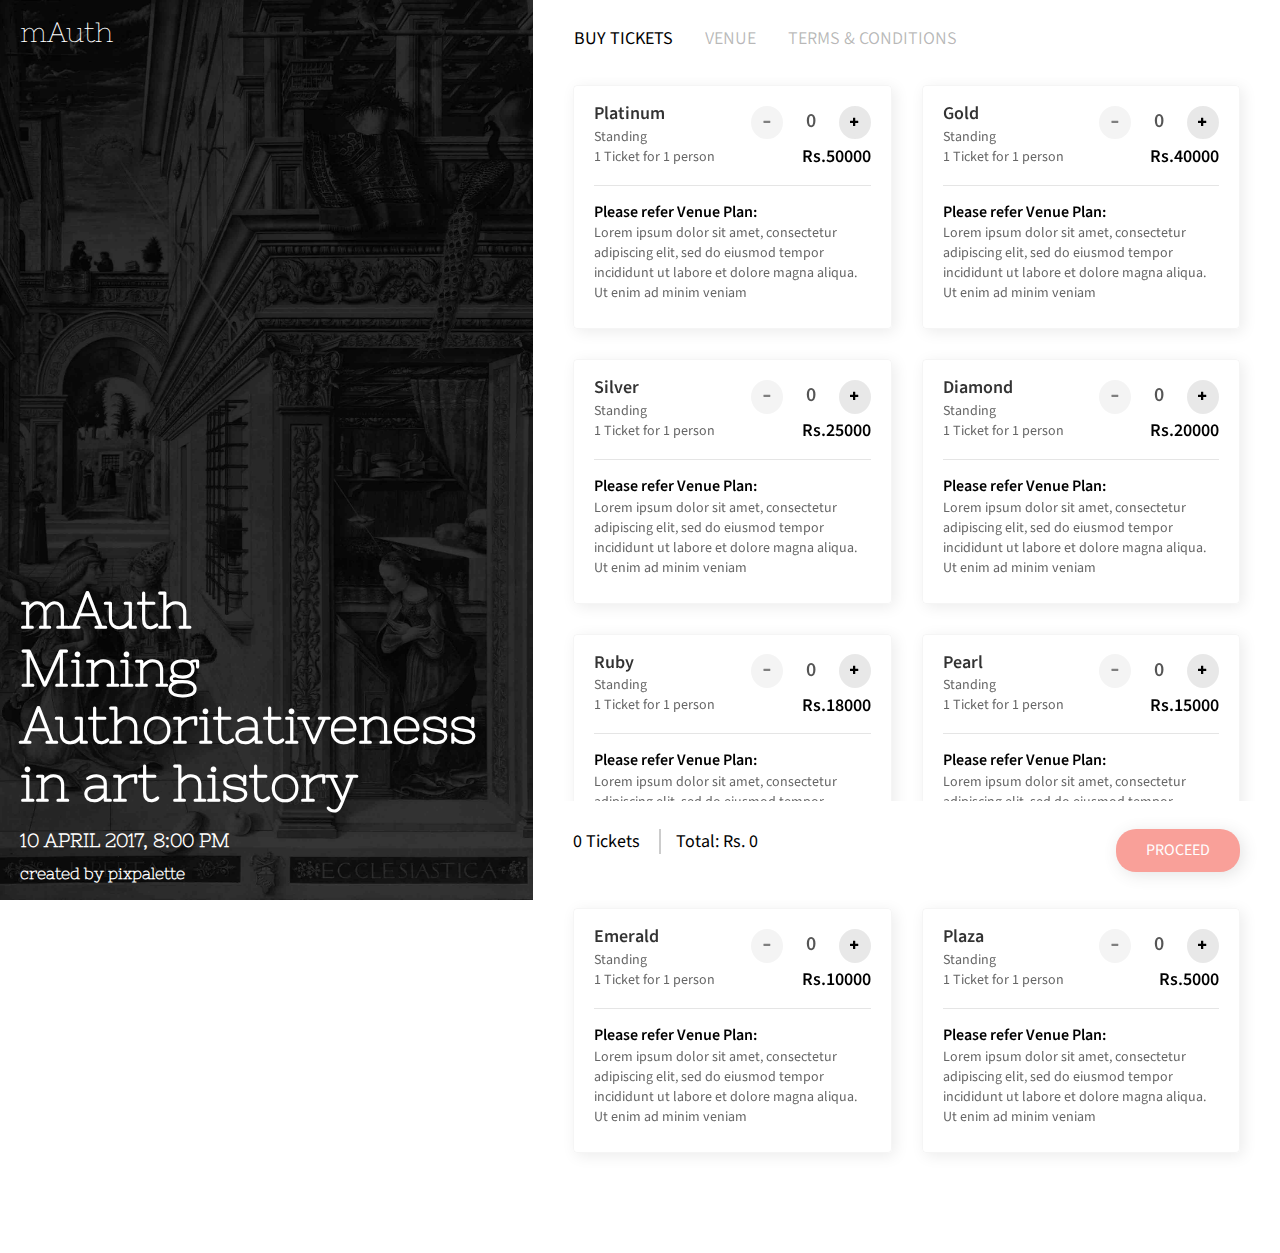
<file: static/original.html>
<!-- Stage- Bootstrap one page Event ticket booking theme 
Created by pixpalette.com - online design magazine -->
<!DOCTYPE html>
<html lang="en">
  <head>
    <meta charset="utf-8">
    <meta http-equiv="X-UA-Compatible" content="IE=edge">
    <meta name="viewport" content="width=device-width, initial-scale=1">
    <!-- The above 3 meta tags *must* come first in the head; any other head content must come *after* these tags -->
    <title>mAuth - Mining AUTHoritativeness in art history</title>

    <!-- Bootstrap -->
    <link href="css/bootstrap.min.css" rel="stylesheet">
    <link href="css/custom.css" rel="stylesheet">
    
    <!-- fonts -->
    <link href='http://fonts.googleapis.com/css?family=Nixie+One' rel='stylesheet' type='text/css'>
    <link href="https://fonts.googleapis.com/css?family=Source+Sans+Pro:300,400,600,700,900" rel="stylesheet">
    <!-- HTML5 shim and Respond.js for IE8 support of HTML5 elements and media queries -->
    <!-- WARNING: Respond.js doesn't work if you view the page via file:// -->
    <!--[if lt IE 9]>
      <script src="https://oss.maxcdn.com/html5shiv/3.7.2/html5shiv.min.js"></script>
      <script src="https://oss.maxcdn.com/respond/1.4.2/respond.min.js"></script>
    <![endif]-->
  </head>
  <body>
  	
    <div class="loader">
       <div>
        <img src="images/icons/preloader.gif" />
       </div>
    </div>
    
    <div class="container-fluid">
		<div class="row">
        	<div class="col-sm-5 left-wrapper">
            	<div class="event-banner-wrapper">
                	<div class="logo">
                        <h1>mAuth</h1>
                    </div>
                
                	<h2>
                    mAuth<br>Mining Authoritativeness in art history
                    <span>10 April 2017, 8:00 PM</span>
                    </h2>
                    <p>created by <a href="http://www.pixpalette.com" target="_blank">pixpalette</a></p>
                </div>
            </div>
            <div class="col-sm-7 right-wrapper">
            	<div class="event-ticket-wrapper">
                    
                    <div class="event-tab">
                
                  <!-- Nav tabs -->
                  <ul class="nav nav-tabs" role="tablist">
                    <li role="presentation" class="active"><a href="#buyTicket" aria-controls="buyTicket" role="tab" data-toggle="tab">Buy Tickets</a></li>
                    <li role="presentation"><a href="#venue" aria-controls="venue" role="tab" data-toggle="tab">Venue</a></li>
                   
                    
                    <li role="presentation"><a href="#termCondition" aria-controls="termCondition" role="tab" data-toggle="tab">Terms & Conditions</a></li>
                  </ul>
                
                  <!-- Tab panes -->
                  <div class="tab-content">
                    <div role="tabpanel" class="tab-pane fade in active" id="buyTicket">
                    	<div class="row">
                        	<div class="col-md-6">
                            	<div class="ticketBox" data-ticket-price="50000">
                                	<div class="inactiveStatus"></div>
                                    
                                    <div class="row">
 			                       	<div class="col-xs-6">
            							<div class="ticket-name">
                                        	Platinum
                                            <span>Standing<br>
                                        	1 Ticket for 1 person</span>
                                        </div>
            						</div>
                                    
                                    <div class="col-xs-6">
            							<div class="ticket-price-count-box">
                                            <div class="ticket-control">
                                                <div class="input-group">
                                                  <span class="input-group-btn">
                                                      <button type="button" class="btn btn-default btn-number" disabled="disabled" data-type="minus" data-field="quant[1]">
                                                          <span class="glyphicon glyphicon-minus"></span>
                                                      </button>
                                                  </span>
                                                  <input type="text" name="quant[1]" class="form-control input-number" value="0" min="0" max="10">
                                                  <span class="input-group-btn">
                                                      <button type="button" class="btn btn-default btn-number" data-type="plus" data-field="quant[1]">
                                                          <span class="glyphicon glyphicon-plus"></span>
                                                      </button>
                                                  </span>
                                                </div>
                                            </div>
                                            <p class="price">Rs.50000</p>
                                        </div>
            						</div>
                                    </div>
                                	
                                    
                                    <div class="ticket-description">
                                    	<p><strong>Please refer Venue Plan:</strong><br>Lorem ipsum dolor sit amet, consectetur adipiscing elit, sed do eiusmod tempor incididunt ut labore et dolore magna aliqua. Ut enim ad minim veniam</p>
                                    </div>
                                            
                                </div>
                            </div>
                            <div class="col-md-6">
                            	<div class="ticketBox" data-ticket-price="40000">
                                	<div class="inactiveStatus"></div>
                                    
                                    <div class="row">
 			                       	<div class="col-xs-6">
            							<div class="ticket-name">Gold<span>
                                        Standing<br>
                                        1 Ticket for 1 person</span></div>
            						</div>
                                    
                                    <div class="col-xs-6">
            							<div class="ticket-price-count-box">
                                            <div class="ticket-control">
                                                <div class="input-group">
                                                  <span class="input-group-btn">
                                                      <button type="button" class="btn btn-default btn-number" disabled="disabled" data-type="minus" data-field="quant[2]">
                                                          <span class="glyphicon glyphicon-minus"></span>
                                                      </button>
                                                  </span>
                                                  <input type="text" name="quant[2]" class="form-control input-number" value="0" min="0" max="10">
                                                  <span class="input-group-btn">
                                                      <button type="button" class="btn btn-default btn-number" data-type="plus" data-field="quant[2]">
                                                          <span class="glyphicon glyphicon-plus"></span>
                                                      </button>
                                                  </span>
                                                </div>
                                                
                                            </div>
                                            <p class="price">Rs.40000</p>
                                        </div>
            						</div>
                                    </div>
                                	
                                    
                                    <div class="ticket-description">
                                    	<p><strong>Please refer Venue Plan:</strong><br>Lorem ipsum dolor sit amet, consectetur adipiscing elit, sed do eiusmod tempor incididunt ut labore et dolore magna aliqua. Ut enim ad minim veniam</p>
                                    </div>
                                            
                                </div>
                            </div>
                            <div class="col-md-6">
                            	<div class="ticketBox" data-ticket-price="25000">
                                	<div class="inactiveStatus"></div>
                                    
                                    <div class="row">
 			                       	<div class="col-xs-6">
            							<div class="ticket-name">Silver <span>
                                        Standing<br>
                                        1 Ticket for 1 person</span></div>
            						</div>
                                    
                                    <div class="col-xs-6">
            							<div class="ticket-price-count-box">
                                            <div class="ticket-control">
                                                <div class="input-group">
                                                  <span class="input-group-btn">
                                                      <button type="button" class="btn btn-default btn-number" disabled="disabled" data-type="minus" data-field="quant[3]">
                                                          <span class="glyphicon glyphicon-minus"></span>
                                                      </button>
                                                  </span>
                                                  <input type="text" name="quant[3]" class="form-control input-number" value="0" min="0" max="10">
                                                  <span class="input-group-btn">
                                                      <button type="button" class="btn btn-default btn-number" data-type="plus" data-field="quant[3]">
                                                          <span class="glyphicon glyphicon-plus"></span>
                                                      </button>
                                                  </span>
                                                </div>
                                                
                                            </div>
                                            <p class="price">Rs.25000</p>
                                        </div>
            						</div>
                                    </div>
                                	
                                    
                                    <div class="ticket-description">
                                    	<p><strong>Please refer Venue Plan:</strong><br>Lorem ipsum dolor sit amet, consectetur adipiscing elit, sed do eiusmod tempor incididunt ut labore et dolore magna aliqua. Ut enim ad minim veniam</p>
                                    </div>
                                            
                                </div>
                            </div>
                            <div class="col-md-6">
                            	<div class="ticketBox" data-ticket-price="20000">
                                	<div class="inactiveStatus"></div>
                                    
                                    <div class="row">
 			                       	<div class="col-xs-6">
            							<div class="ticket-name">Diamond<span>
                                        Standing<br>
                                        1 Ticket for 1 person</span></div>
            						</div>
                                    
                                    <div class="col-xs-6">
            							<div class="ticket-price-count-box">
                                            <div class="ticket-control">
                                                <div class="input-group">
                                                  <span class="input-group-btn">
                                                      <button type="button" class="btn btn-default btn-number" disabled="disabled" data-type="minus" data-field="quant[4]">
                                                          <span class="glyphicon glyphicon-minus"></span>
                                                      </button>
                                                  </span>
                                                  <input type="text" name="quant[4]" class="form-control input-number" value="0" min="0" max="10">
                                                  <span class="input-group-btn">
                                                      <button type="button" class="btn btn-default btn-number" data-type="plus" data-field="quant[4]">
                                                          <span class="glyphicon glyphicon-plus"></span>
                                                      </button>
                                                  </span>
                                                </div>
                                                
                                            </div>
                                            <p class="price">Rs.20000</p>
                                        </div>
            						</div>
                                    </div>
                                	
                                    
                                    <div class="ticket-description">
                                    	<p><strong>Please refer Venue Plan:</strong><br>Lorem ipsum dolor sit amet, consectetur adipiscing elit, sed do eiusmod tempor incididunt ut labore et dolore magna aliqua. Ut enim ad minim veniam</p>
                                    </div>
                                            
                                </div>
                            </div>
                            <div class="col-md-6">
                            	<div class="ticketBox" data-ticket-price="18000">
                                	<div class="inactiveStatus"></div>
                                    
                                    <div class="row">
 			                       	<div class="col-xs-6">
            							<div class="ticket-name">Ruby<span>
                                        Standing<br>
                                        1 Ticket for 1 person</span></div>
            						</div>
                                    
                                    <div class="col-xs-6">
            							<div class="ticket-price-count-box">
                                            <div class="ticket-control">
                                                <div class="input-group">
                                                  <span class="input-group-btn">
                                                      <button type="button" class="btn btn-default btn-number" disabled="disabled" data-type="minus" data-field="quant[5]">
                                                          <span class="glyphicon glyphicon-minus"></span>
                                                      </button>
                                                  </span>
                                                  <input type="text" name="quant[5]" class="form-control input-number" value="0" min="0" max="10">
                                                  <span class="input-group-btn">
                                                      <button type="button" class="btn btn-default btn-number" data-type="plus" data-field="quant[5]">
                                                          <span class="glyphicon glyphicon-plus"></span>
                                                      </button>
                                                  </span>
                                                </div>
                                                
                                            </div>
                                            <p class="price">Rs.18000</p>
                                        </div>
            						</div>
                                    </div>
                                	
                                    
                                    <div class="ticket-description">
                                    	<p><strong>Please refer Venue Plan:</strong><br>Lorem ipsum dolor sit amet, consectetur adipiscing elit, sed do eiusmod tempor incididunt ut labore et dolore magna aliqua. Ut enim ad minim veniam</p>
                                    </div>
                                            
                                </div>
                            </div>
                            <div class="col-md-6">
                            	<div class="ticketBox" data-ticket-price="15000">
                                	<div class="inactiveStatus"></div>
                                    
                                    <div class="row">
 			                       	<div class="col-xs-6">
            							<div class="ticket-name">Pearl<span>
                                        Standing<br>
                                        1 Ticket for 1 person</span></div>
            						</div>
                                    
                                    <div class="col-xs-6">
            							<div class="ticket-price-count-box">
                                            <div class="ticket-control">
                                                <div class="input-group">
                                                  <span class="input-group-btn">
                                                      <button type="button" class="btn btn-default btn-number" disabled="disabled" data-type="minus" data-field="quant[6]">
                                                          <span class="glyphicon glyphicon-minus"></span>
                                                      </button>
                                                  </span>
                                                  <input type="text" name="quant[6]" class="form-control input-number" value="0" min="0" max="10">
                                                  <span class="input-group-btn">
                                                      <button type="button" class="btn btn-default btn-number" data-type="plus" data-field="quant[6]">
                                                          <span class="glyphicon glyphicon-plus"></span>
                                                      </button>
                                                  </span>
                                                </div>
                                                
                                            </div>
                                            <p class="price">Rs.15000</p>
                                        </div>
            						</div>
                                    </div>
                                	
                                    
                                    <div class="ticket-description">
                                    	<p><strong>Please refer Venue Plan:</strong><br>Lorem ipsum dolor sit amet, consectetur adipiscing elit, sed do eiusmod tempor incididunt ut labore et dolore magna aliqua. Ut enim ad minim veniam</p>
                                    </div>
                                            
                                </div>
                            </div>
                            <div class="col-md-6">
                            	<div class="ticketBox" data-ticket-price="10000">
                                	<div class="inactiveStatus"></div>
                                    
                                    <div class="row">
 			                       	<div class="col-xs-6">
            							<div class="ticket-name">Emerald<span>
                                        Standing<br>
                                        1 Ticket for 1 person</div>
            						</div>
                                    
                                    <div class="col-xs-6">
            							<div class="ticket-price-count-box">
                                            <div class="ticket-control">
                                                <div class="input-group">
                                                  <span class="input-group-btn">
                                                      <button type="button" class="btn btn-default btn-number" disabled="disabled" data-type="minus" data-field="quant[7]">
                                                          <span class="glyphicon glyphicon-minus"></span>
                                                      </button>
                                                  </span>
                                                  <input type="text" name="quant[7]" class="form-control input-number" value="0" min="0" max="10">
                                                  <span class="input-group-btn">
                                                      <button type="button" class="btn btn-default btn-number" data-type="plus" data-field="quant[7]">
                                                          <span class="glyphicon glyphicon-plus"></span>
                                                      </button>
                                                  </span>
                                                </div>
                                                
                                            </div>
                                            <p class="price">Rs.10000</p>
                                        </div>
            						</div>
                                    </div>
                                	
                                    
                                    <div class="ticket-description">
                                    	<p><strong>Please refer Venue Plan:</strong><br>Lorem ipsum dolor sit amet, consectetur adipiscing elit, sed do eiusmod tempor incididunt ut labore et dolore magna aliqua. Ut enim ad minim veniam</p>
                                    </div>
                                            
                                </div>
                            </div>
                            <div class="col-md-6">
                            	<div class="ticketBox" data-ticket-price="5000">
                                	<div class="inactiveStatus"></div>
                                    
                                    <div class="row">
 			                       	<div class="col-xs-6">
            							<div class="ticket-name">Plaza<span>
                                        Standing<br>
                                        1 Ticket for 1 person</span></div>
            						</div>
                                    
                                    <div class="col-xs-6">
            							<div class="ticket-price-count-box">
                                            <div class="ticket-control">
                                                <div class="input-group">
                                                  <span class="input-group-btn">
                                                      <button type="button" class="btn btn-default btn-number" disabled="disabled" data-type="minus" data-field="quant[8]">
                                                          <span class="glyphicon glyphicon-minus"></span>
                                                      </button>
                                                  </span>
                                                  <input type="text" name="quant[8]" class="form-control input-number" value="0" min="0" max="10">
                                                  <span class="input-group-btn">
                                                      <button type="button" class="btn btn-default btn-number" data-type="plus" data-field="quant[8]">
                                                          <span class="glyphicon glyphicon-plus"></span>
                                                      </button>
                                                  </span>
                                                </div>
                                                
                                            </div>
                                            <p class="price">Rs.5000</p>
                                        </div>
            						</div>
                                    </div>
                                	
                                    
                                    <div class="ticket-description">
                                    	<p><strong>Please refer Venue Plan:</strong><br>Lorem ipsum dolor sit amet, consectetur adipiscing elit, sed do eiusmod tempor incididunt ut labore et dolore magna aliqua. Ut enim ad minim veniam</p>
                                    </div>
                                            
                                </div>
                            </div>
                        </div>
                    </div>
                    <div role="tabpanel" class="tab-pane fade" id="venue">
                    	<h4> Lorem ipsum dolor sit amet,<br> consectetur adipiscing elit,<br> sed do eiusmod<br> Pune 411058</h4><br>
                        <iframe src="https://www.google.com/maps/d/embed?mid=1UMEBYRnM0KZhrhqikVv3YigwUd0" width="640" height="300"></iframe>
                    </div>
                    <div role="tabpanel" class="tab-pane fade" id="termCondition">
           				<h4>Lorem ipsum dolor sit amet, consectetur adipiscing elit, sed do eiusmod tempor incididunt ut labore et dolore magna aliqua. Ut enim ad minim veniam, quis nostrud exercitation ullamco laboris nisi ut aliquip ex ea commodo consequat. Duis aute irure dolor in reprehenderit in voluptate velit esse cillum dolore eu fugiat nulla pariatur. Excepteur sint occaecat cupidatat non proident, sunt in culpa qui officia deserunt mollit anim id est laborum.</h4>
                        <h4>Lorem ipsum dolor sit amet, consectetur adipiscing elit, sed do eiusmod tempor incididunt ut labore et dolore magna aliqua. Ut enim ad minim veniam, quis nostrud exercitation ullamco laboris nisi ut aliquip ex ea commodo consequat. Duis aute irure dolor in reprehenderit in voluptate velit esse cillum dolore eu fugiat nulla pariatur. Excepteur sint occaecat cupidatat non proident, sunt in culpa qui officia deserunt mollit anim id est laborum.</h4>
                        <h4>Lorem ipsum dolor sit amet, consectetur adipiscing elit, sed do eiusmod tempor incididunt ut labore et dolore magna aliqua. Ut enim ad minim veniam, quis nostrud exercitation ullamco laboris nisi ut aliquip ex ea commodo consequat. Duis aute irure dolor in reprehenderit in voluptate velit esse cillum dolore eu fugiat nulla pariatur. Excepteur sint occaecat cupidatat non proident, sunt in culpa qui officia deserunt mollit anim id est laborum.</h4>
                    </div>
                  </div>
                
                </div>
                
                	<div class="cart">
                <div class="row">
                    <div class="col-xs-6">
                        <p> 
                        	<span class="ticket-count">0</span> Tickets <span class="divider"></span> Total: Rs. <span class="total-amount">0</span></p>
                    </div>
                    <div class="col-xs-6">
                    	<div class="text-right">
                        	<a class="btn disabled" data-toggle="modal" data-target="#ticket-details">PROCEED</a>
                        </div>
                    </div>
                </div>
                </div>
                       
                </div>
            </div>
        </div>
    </div>

<!-- Modal -->
<div class="modal right fade" id="ticket-details" tabindex="-1" role="dialog" aria-labelledby="myModalLabel">
  <div class="modal-dialog" role="document">
    <div class="modal-content">
      <!--<div class="modal-header">
        <button type="button" class="close" data-dismiss="modal" aria-label="Close"><span aria-hidden="true">&times;</span></button>
        <h4 class="modal-title" id="myModalLabel">Share your contact Details</h4>
      </div>-->
      <div class="modal-header">
        <button type="button" class="close" data-dismiss="modal" aria-label="Close">
        	<img src="images/icons/cancel.png">
        </button>
        <h4 class="modal-title">Your Tickets</h4>
      </div>
      <div class="modal-body">
        
        <div class="cart-information">
            	<div class="ticket-type"></div>
          		<ul>
	                <li>Tickets: <span class="ticket-count"></span></li>
                    <li>Price: <span class="ticket-amount"></span></li>
                    <hr>
                    <li>Total: <span class="total-amount"></span></li>
    			</ul>
            </div>
            
            <div class="contactForm">	
                <h3>Share your contact Details</h3>
                <form>
                  <div class="form-group">
                    <input type="text" class="form-control" placeholder="Enter your name">
                  </div>
                  
                  <div class="form-group">
                    <input type="text" class="form-control" placeholder="Enter your Email ID">
                  </div>
                  
                  <div class="form-group">
                     <input type="text" class="form-control" placeholder="Enter your Mobile No.">
                  </div>
                  
        		  <a type="submit" class="btn">Proceed to Payment</a>
                </form>
            </div>
        
        
        
      </div>
    </div>
  </div>
</div>
    
    
    <!-- jQuery (necessary for Bootstrap's JavaScript plugins) -->
    <script src="https://ajax.googleapis.com/ajax/libs/jquery/1.11.3/jquery.min.js"></script>
    <!-- Include all compiled plugins (below), or include individual files as needed -->
    <script src="js/bootstrap.min.js"></script>
    <script src="js/allscript.js"></script>
  </body>
</html>
</file>
<file: static/css/custom.css>
/* Stage- Bootstrap one page Event ticket booking theme 
Created by pixpalette.com - online design magazine */

@charset "utf-8";
/* CSS Document */
html, body {
	font-family: 'Source Sans Pro', sans-serif;
    font-size: 14px;
    font-weight: 400;
}

/* common style's */
a {
  color: #7447ae;
  -webkit-transition: all 0.5s;
  -moz-transition: all 0.5s;
  transition: all 0.5s;
}
a:hover, a:focus, a:active {
  text-decoration: none;
  outline: none;
  -webkit-transition: all 0.5s;
  -moz-transition: all 0.5s;
  transition: all 0.5s;
}

h1, h2, h3, h4, h5, h6 {
	line-height: 24px; 
}

/* button style */
.btn, .btn.disabled, .go {
    margin: 0.5em 0px;
    background: #f44336;
    color: #ffffff;
    border: 0;
    border-radius: 20px;
    font-size: 16px;
    padding: 10px 30px;
    box-shadow: 3px 3px 15px rgba(0, 0, 0, 0.2);
	text-transform: uppercase;
}

.btn:hover {
    background: #e53935;
	color: #ffffff;
    box-shadow: 6px 6px 15px rgba(0, 0, 0, 0.2);
}

.btn.disabled, .btn[disabled], fieldset[disabled] .btn {
    opacity: .5;
}

/* form style */
label {
    font-weight: 400;
}

.form-group {
    margin-bottom: 20px;
}

.form-control {
    height: 40px;
    font-size: 18px;
    border: 0;
    border-bottom: 1px solid #ccc;
    border-radius: 0px;
    padding: 6px 0px;
    box-shadow: none;
	font-weight: 100;
	-webkit-transition: all 0.5s;
    -moz-transition: all 0.5s;
    transition: all 0.5s;
}

.form-control:focus {
    border-color: #666666;
    outline: 0;
    box-shadow: none;
	-webkit-transition: all 0.5s;
    -moz-transition: all 0.5s;
    transition: all 0.5s;
}


/* loader */
.loader{
    position: fixed;
    color: white;
    background: #ffffff;
    width: 100%;
    height: 100%;
    z-index: 9999;
}

.loader > div {
    text-align: center;
    margin: 0px auto;
    position: relative;
    top: 50%;
    transform: translateY(-50%);
}

.left-wrapper, .right-wrapper{
    padding-right: 0px;
    padding-left: 0px;
}

/* event banner css */
.event-banner-wrapper {
	position: fixed;
    width: 41.66666667%;
    height: 100%;	
    padding: 20px;
	background: url(../images/event-banner.jpg);
	background-position: center;
	-webkit-background-size: cover;
	-moz-background-size: cover;
	-o-background-size: cover;
	background-size: cover;
}

.logo h1 {
    font-family: 'Nixie One', sans-serif;
    position: absolute;
    color: #ffffff;
    font-size: 28px;
    font-weight: 300;
    margin: 0;
    top: 20px;
    left: 20px;
}

.event-banner-wrapper h2 {
    position: absolute;
	font-family: 'Nixie One', sans-serif;
	font-size: 4vw;
    font-weight: 900;
	line-height: 4.5vw;
	color: #fff;
    margin: 0;
    bottom: 30px;
}

.event-banner-wrapper h2 span {
    display: block;
    text-transform: uppercase;
    font-size: 1.5vw;
}

.event-banner-wrapper p {
    position: absolute;
    font-family: 'Nixie One', sans-serif;
    font-size: 16px;
    font-weight: 900;
    color: #fff;
    margin: 0;
    bottom: 15px;
}

.event-banner-wrapper p a {
	color: #fff;
}

.event-banner-wrapper p a:hover {
	border-bottom: 1px solid #fff;
}

/* event ticket css */
.event-ticket-wrapper{	
    padding: 40px;
}

.event-tab .nav-tabs {
	position: fixed;
	top: 0;
	left: 41.66666667%;
	background: #fff;
	width: 58.33333333%;
	border-bottom: 0;
    padding: 20px 40px;
	margin-bottom: 30px;
    z-index: 99;
}

.event-tab .nav-tabs > li > a {
    font-size: 18px;
	color: rgba(0, 0, 0, 0.28);
    margin-right: 30px;
    padding: 5px 0px;
    text-transform: uppercase;
    transition: all 0.5s;
    -webkit-transition: all 0.5s;
}

.event-tab .nav-tabs > li.active > a,
.event-tab .nav-tabs > li.active > a:hover, 
.event-tab .nav-tabs > li.active > a:focus,
.event-tab .nav-tabs > li > a:hover, 
.event-tab .nav-tabs > li > a:focus {
	background: transparent;
    color: #000000;
    border: 1px solid transparent;
	transition: all 0.5s;
	-webkit-transition: all 0.5s;
}

.event-tab .tab-content {
    margin-top: 45px;
}

.event-tab .tab-content .tab-pane {
    margin-bottom: 30px;
}

.ticketBox {
    position: relative;
    border: 1px solid rgba(0, 0, 0, 0.04);
    padding: 15px 20px;
    font-size: 18px;
    font-weight: 600;
    margin-bottom: 30px;
    border-radius: 4px;
    box-shadow: 3px 3px 15px rgba(0, 0, 0, 0.08);
    transition: all 0.5s;
    -webkit-transition: all 0.5s;
}

.ticketBox:hover {
	transition: all 0.5s;
	-webkit-transition: all 0.5s;
}

.inActiveTicket .inactiveStatus {
    background: rgba(248, 248, 248, 0.68);
    position: absolute;
    width: 100%;
    height: 100%;
    left: 0;
    top: 0;
    z-index: 11;
	transition: all 0.5s;
    -webkit-transition: all 0.5s;
}

.ticketBox .ticket-name span {
    color: #666;
    display: block;
    font-size: 14px;
    font-weight: 400;
}

.ticketBox .ticket-price-count-box .price {
	margin: 0;
    color: #000000;
    font-weight: 600;
    float: right;
    width: 100%;
    text-align: right;
}
 
.ticketBox .ticket-price-count-box .ticket-control {
	float: right;
    width: 120px;
}

.ticketBox .ticket-price-count-box .ticket-control .form-control {
	width: 50px;
    font-weight: 600;
    text-align: center;
    border: 0;
    box-shadow: none;
    display: inline-block;
    pointer-events: none;
    font-size: 20px;
    margin: 0px 4px;
    background: transparent;
}

.ticketBox .ticket-price-count-box .ticket-control .input-group .input-group-btn button {
    display: inline-block;
    border: 0px solid rgba(0, 0, 0, 0.12);
    padding: 10px;
    width: 32px;
    text-align: center;
    border-radius: 50%;
    font-weight: 600;
    color: #000000;
    font-size: 9px;
    background: rgba(0, 0, 0, 0.09);
	box-shadow: none;
	transition: all 0.5s;
	-webkit-transition: all 0.5s;
}

.ticketBox .ticket-price-count-box .ticket-control .input-group .input-group-btn button:hover,
.ticketBox .ticket-price-count-box .ticket-control .input-group .input-group-btn button:focus {
	outline: none;
	background: rgba(0, 0, 0, 0.15);
	transition: all 0.5s;
	-webkit-transition: all 0.5s;
}

.ticketBox .ticket-description {
	border-top: 1px solid rgba(0, 0, 0, 0.1);
    margin-top: 15px;
    padding-top: 15px;
}

.ticketBox .ticket-description p {
	font-size: 14px;
    font-weight: 400;
    color: #666;
}

.ticketBox .ticket-description p strong {
    font-weight: 600;
    color: #000;
    font-size: 16px;
}

/* map iframe */
iframe {
	width: 100%;
	border: 0;
}

/* cart style */
.cart {
    padding: 20px 40px;
    background: #fff;
    margin-bottom: 0;
    position: fixed;
    left: 41.66666667%;
    bottom: 0;
    width: 58.33333333%;
    z-index: 99;
}

.cart p {
	color: #000;
    margin-bottom: 0;
    font-size: 18px;
    font-weight: 400;
    margin-top: 8px;
}

.cart p .divider {
    border-right: 2px solid #ccc;
    padding-left: 15px;
    margin-right: 15px;
}

/* cart ticket details */
.cart-information {
	margin-bottom: 30px;
    color: #000;
}

.cart-information .ticket-type {
	font-size: 18px;
    margin-bottom: 15px;
    font-weight: 600;
}

.cart-information .ticket-type span {
    font-size: 14px;
    line-height: 18px;
    display: block;
    font-weight: 400;
    color: #666;
}

.cart-information ul {
	margin: 0;
	padding: 0;
}

.cart-information ul li {
    list-style-type: none;
    font-size: 18px;
    margin-bottom: 4px;
}

.cart-information ul li span {
    float: right;
}

.cart-information ul li span.totalAmount {
    font-weight: 600;
}

.cart-information hr {
    margin-top: 5px;
    margin-bottom: 5px;
    border: 0;
    border-top: 1px solid rgba(0, 0, 0, 0.15);
}

/* contact form style */
.contactForm h3 {
	font-size: 18px;
    margin-top: 0;
    margin-bottom: 15px;
    font-weight: 600;
}

.contactForm .btn {
	width: 100%;
}

/* side modal style */
.modal-content {
    border-radius: 0;
}

.modal-body {
    padding: 0;
}

.modal-header {
    padding: 20px 30px;
    border-bottom: 1px solid #e5e5e5;
}

.modal-title {
    text-transform: uppercase;
}

.modal .close {
    opacity: 0.4;
    transition: all 0.3s;
    -webkit-transition: all 0.3s;
}

.modal .close:hover {
    opacity: 0.4;
    -ms-transform: rotate(180deg);
    -webkit-transform: rotate(180deg);
    transform: rotate(180deg);
    transition: all 0.3s;
    -webkit-transition: all 0.3s;
}

	.modal.right .modal-dialog {
		position: fixed;
		margin: auto;
		width: 350px;
		height: 100%;
		-webkit-transform: translate3d(0%, 0, 0);
		    -ms-transform: translate3d(0%, 0, 0);
		     -o-transform: translate3d(0%, 0, 0);
		        transform: translate3d(0%, 0, 0);
	}

	.modal.right .modal-content {
		height: 100%;
		overflow-y: auto;
		border: 0;
	}
	
	.modal.right .modal-body {
		padding: 30px;
	}
    
	.modal.right.fade .modal-dialog {
		right: -320px;
		-webkit-transition: opacity 0.3s linear, right 0.3s ease-out;
		   -moz-transition: opacity 0.3s linear, right 0.3s ease-out;
		     -o-transition: opacity 0.3s linear, right 0.3s ease-out;
		        transition: opacity 0.3s linear, right 0.3s ease-out;
	}
	
	.modal.right.fade.in .modal-dialog {
		right: 0;
	}

/* media query for tab */
@media (max-width: 767px) {
.event-banner-wrapper {
    position: relative;
    width: 100%;
    height: 300px;
	padding: 15px;
}

.event-banner-wrapper h2 {
    font-size: 38px;
    line-height: 38px;
}

.event-banner-wrapper h2 span {
    font-size: 16px;
}

.event-ticket-wrapper {
    padding: 20px;
}

.event-tab .nav-tabs {
    margin-bottom: 10px;
    position: relative;
    top: 0;
    left: 0;
    padding: 0;
    width: 100%;
}

.event-tab .tab-content {
    margin-top: 20px;
}

.cart {
    padding: 15px;
    background: #fff;
    margin-bottom: 0;
    position: fixed;
    left: 0;
    bottom: 0;
    width: 100%;
    z-index: 99;
}

}

/* media query for Mobile */
@media (max-width: 480px) {

.modal.left .modal-dialog, .modal.right .modal-dialog {
    width: 100%;
}

.event-tab .nav-tabs > li > a {
    font-size: 16px;
    margin-right: 0;
    padding: 2px 0px;
}

.event-tab .nav-tabs > li {
    width: 100%;
}

.cart p {
    font-size: 16px;
	margin: 0;
}

.cart p .divider {
    border-right: 0px;
    padding-left: 0;
    margin-right: 0;
    display: block;
}

}
</file>
